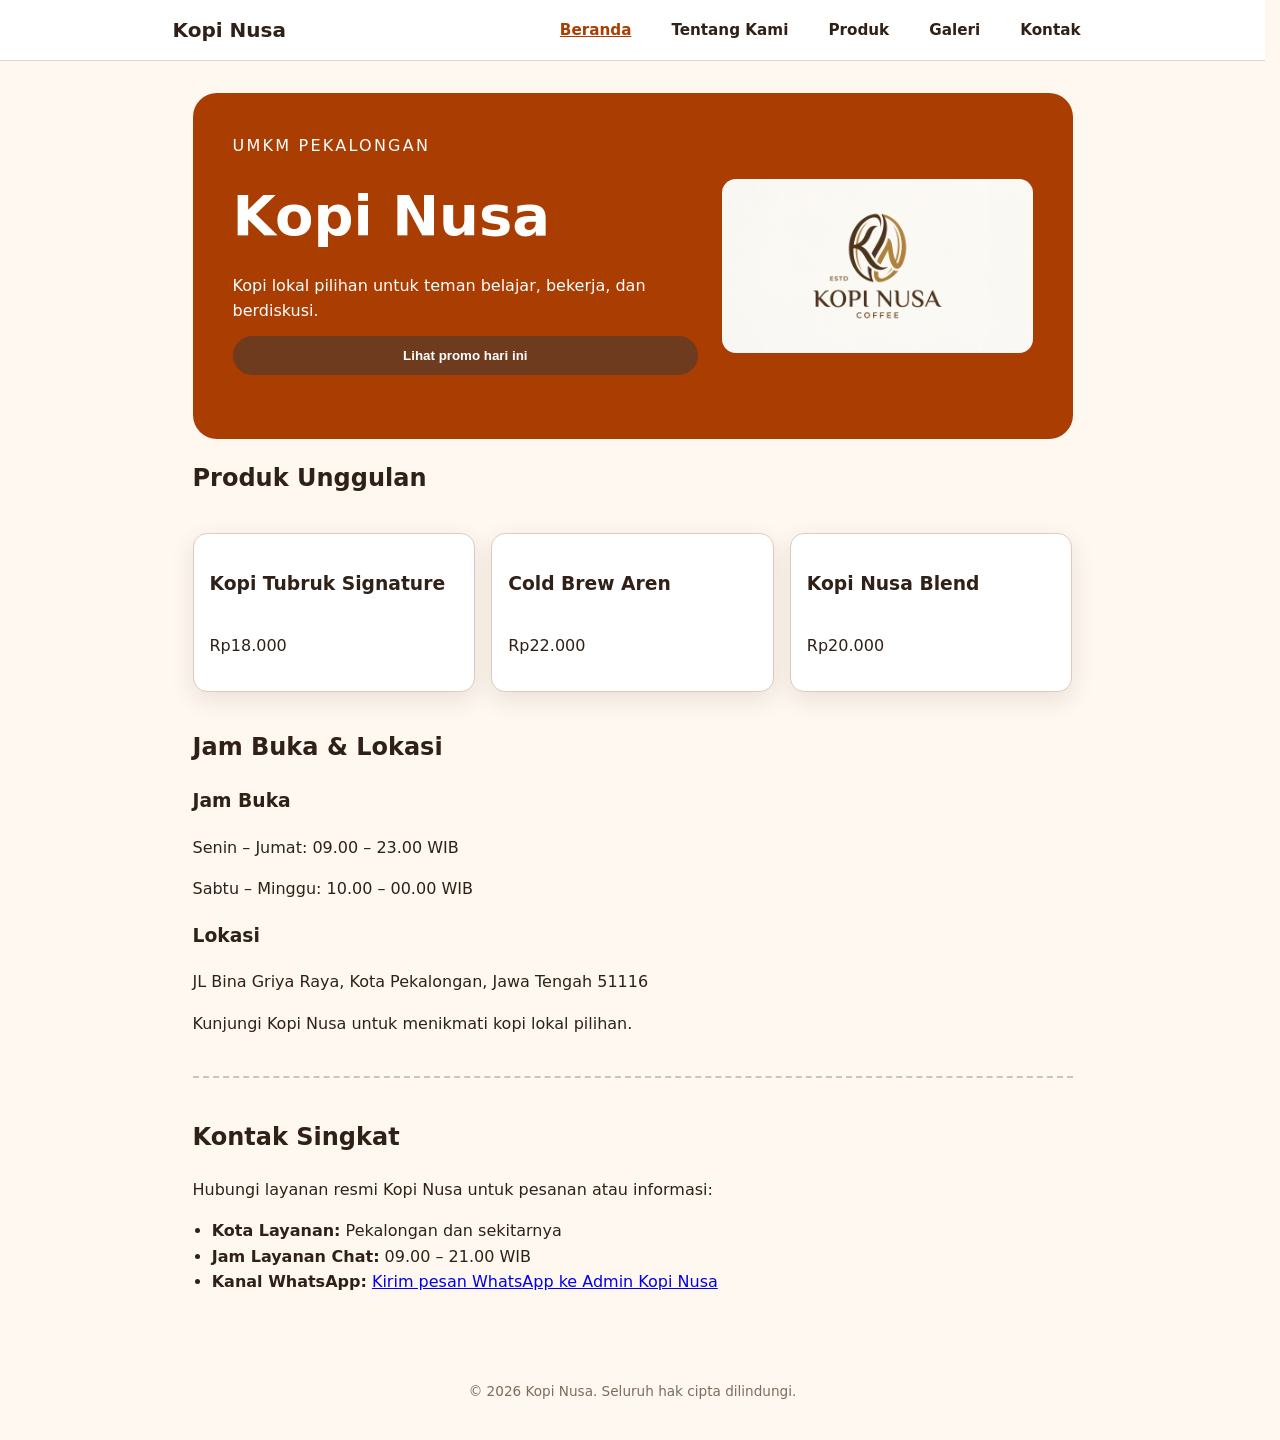
<file: index.html>
<!DOCTYPE html>     
<html lang="id">
    <head>
        <meta charset="utf-8"/>
        <meta name="viewport" content="width=device-width, initial-scale=1"/>
        <title>Kopi Nusa - Beranda</title>
        <link rel="stylesheet" href="css/style.css"/>
        <script src="js/app.js" defer></script>
    </head>

    <body>
        <header class="site-header">
            <div class="nav-container">
                <span class="logo">Kopi Nusa</span>
                
                <input type="checkbox" id="nav-toggle" class="nav-toggle" aria-label="Buka navigasi menu" />
                <label for="nav-toggle" class="nav-toggle-label" aria-label="Buka menu navigasi">
                    <span class="hamburger-icon" aria-hidden="true">☰</span>
                    <span>Menu</span>
                </label>

                <nav aria-label="Navigasi Utama" class="nav-menu">
                    <ul class="nav-links">
                        <li><a href="index.html" class="nav-link active" aria-current="page">Beranda</a></li>
                        <li><a href="tentang.html" class="nav-link">Tentang Kami</a></li>
                        <li><a href="produk.html" class="nav-link">Produk</a></li>
                        <li><a href="galeri.html" class="nav-link">Galeri</a></li>
                        <li><a href="kontak.html" class="nav-link">Kontak</a></li>
                    </ul>
                </nav>
            </div>
        </header>

        <main class="page">
            <section class="hero" aria-labelledby="hero-title">
                <div class="hero-content">
                    <p class="eyebrow">UMKM Pekalongan</p>
                    <h1 id="hero-title">Kopi Nusa</h1>
                    <p>Kopi lokal pilihan untuk teman belajar, bekerja, dan berdiskusi.</p>
                    
                    <button id="promoButton" type="button">Lihat promo hari ini</button>
                    
                    <p id="promoMessage" class="promo-message" style="margin-top: 0.75rem; font-weight: 600;"></p>
                </div>
                <div class="hero-image">
                    <img class="hero-image" src="assets/images/herokopi.jpg" width="640" height="360" alt="Etalase Kopi Nusa" />
                </div>
            </section>

            <section aria-labelledby="produk-title">
                <h2 id="produk-title">Produk Unggulan</h2>
                <div class="products-grid">
                    <article class="product-card">
                        <h3>Kopi Tubruk Signature</h3>
                        <p>Rp18.000</p>
                    </article>

                    <article class="product-card">
                        <h3>Cold Brew Aren</h3>
                        <p>Rp22.000</p>
                    </article>

                    <article class="product-card">
                        <h3>Kopi Nusa Blend</h3>
                        <p>Rp20.000</p>
                    </article>
                </div>
            </section>

            <section aria-labelledby="info-title">
                <h2 id="info-title">Jam Buka &amp; Lokasi</h2>

                <h3>Jam Buka</h3>
                <p>Senin – Jumat: 09.00 – 23.00 WIB</p>
                <p>Sabtu – Minggu: 10.00 – 00.00 WIB</p>

                <h3>Lokasi</h3>
                <p>JL Bina Griya Raya, Kota Pekalongan, Jawa Tengah 51116</p>
                <p>Kunjungi Kopi Nusa untuk menikmati kopi lokal pilihan.</p>
            </section>

            <section id="kontak" class="contact-section" aria-labelledby="kontak-title">
                <h2 id="kontak-title">Kontak Singkat</h2>
                <p>Hubungi layanan resmi Kopi Nusa untuk pesanan atau informasi:</p>
                <ul class="contact-list">
                    <li><strong>Kota Layanan:</strong> Pekalongan dan sekitarnya</li>
                    <li><strong>Jam Layanan Chat:</strong> 09.00 – 21.00 WIB</li>
                    <li>
                        <strong>Kanal WhatsApp:</strong> 
                        <a href="https://wa.me/6281809446101" target="_blank" rel="noopener">Kirim pesan WhatsApp ke Admin Kopi Nusa</a>
                    </li>
                </ul>
            </section>
        </main>

        <footer class="site-footer">
            <p>&copy; 2026 Kopi Nusa. Seluruh hak cipta dilindungi.</p>
        </footer>

        <script src="js/script.js"></script>
    </body>
</html>
</file>
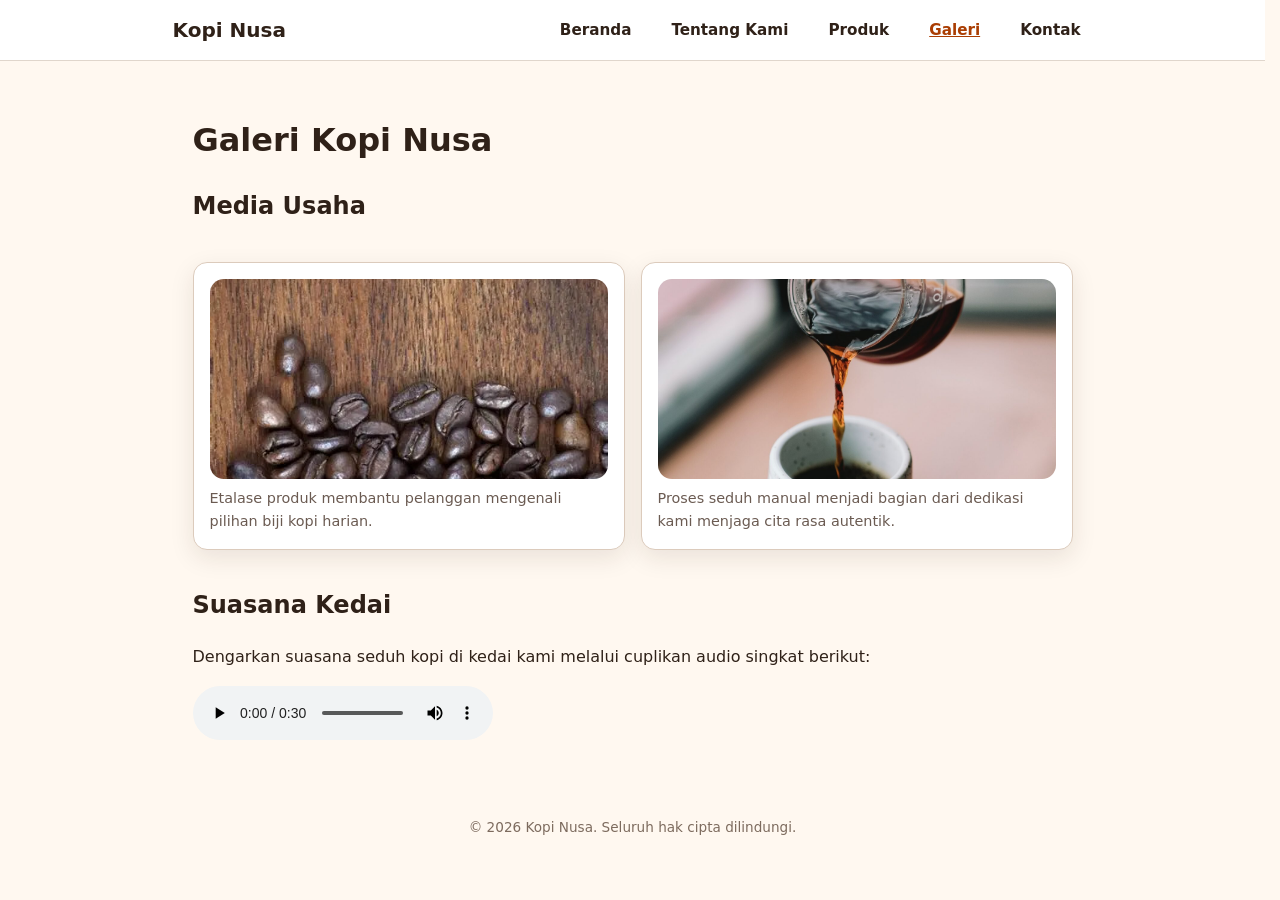
<file: galeri.html>
<!doctype html>
<html lang="id">
<head>
    <meta charset="utf-8"/>
    <meta name="viewport" content="width=device-width, initial-scale=1"/>
    <title>Galeri Kopi Nusa - Website UMKM</title>
    <link rel="stylesheet" href="css/style.css"/>
    <script src="js/app.js" defer></script>
</head>

<body>
    <header class="site-header">
        <div class="nav-container">
            <span class="logo">Kopi Nusa</span>
            
            <input type="checkbox" id="nav-toggle" class="nav-toggle" aria-label="Buka navigasi menu" />
            <label for="nav-toggle" class="nav-toggle-label" aria-label="Buka menu navigasi">
                <span class="hamburger-icon" aria-hidden="true">☰</span>
                <span>Menu</span>
            </label>

            <nav aria-label="Navigasi Utama" class="nav-menu">
                <ul class="nav-links">
                    <li><a href="index.html" class="nav-link">Beranda</a></li>
                    <li><a href="tentang.html" class="nav-link">Tentang Kami</a></li>
                    <li><a href="produk.html" class="nav-link">Produk</a></li>
                    <li><a href="galeri.html" class="nav-link active" aria-current="page">Galeri</a></li>
                    <li><a href="kontak.html" class="nav-link">Kontak</a></li>
                </ul>
            </nav>
        </div>
    </header>

    <main id="konten" class="page">
        <h1>Galeri Kopi Nusa</h1>

        <section aria-labelledby="media-title">
            <h2 id="media-title">Media Usaha</h2>
            <div class="gallery-grid">
                <figure class="media-card">
                    <img src="assets/images/bijikopi.jpg" width="640" height="360" loading="lazy" alt="Proses menyeduh Kopi Nusa" />
                    <figcaption>Etalase produk membantu pelanggan mengenali pilihan biji kopi harian.</figcaption>
                </figure>
                <figure class="media-card">
                    <img src="assets/images/prosesseduh.jpg" width="640" height="360" loading="lazy" alt="Proses menyeduh Kopi Nusa" />
                    <figcaption>Proses seduh manual menjadi bagian dari dedikasi kami menjaga cita rasa autentik.</figcaption>
                </figure>
            </div>
        </section>

        <section aria-labelledby="audio-title">
            <h2 id="audio-title">Suasana Kedai</h2>
            <p id="audio-note">Dengarkan suasana seduh kopi di kedai kami melalui cuplikan audio singkat berikut:</p>
            <audio controls aria-describedby="audio-note" src="assets/audio/backsound.mp3">
                Browser Anda tidak mendukung pemutar audio.
            </audio>
        </section>
    </main>

    <footer class="site-footer">
        <p>&copy; 2026 Kopi Nusa. Seluruh hak cipta dilindungi.</p>
    </footer>
</body>
</html>
</file>
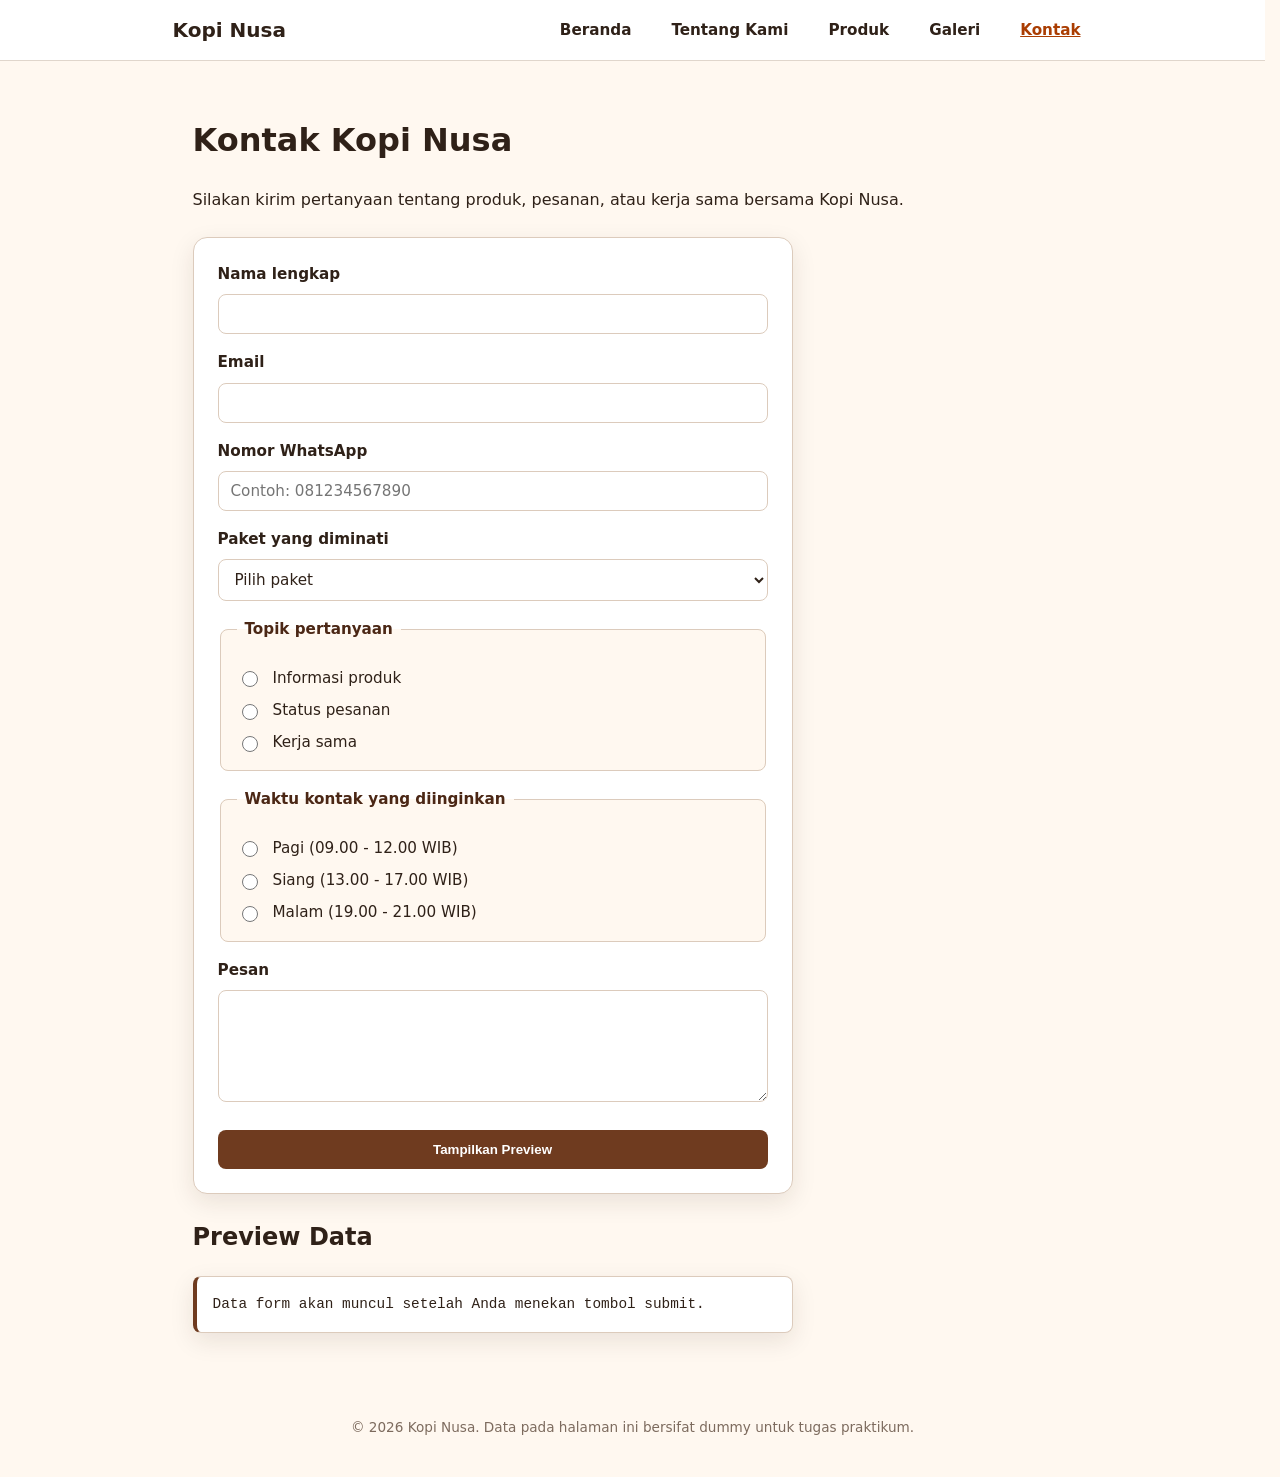
<file: kontak.html>
<!doctype html>
<html lang="id">
<head>
    <meta charset="utf-8" />
    <meta name="viewport" content="width=device-width, initial-scale=1" />
    <title>Kontak Kopi Nusa - Website UMKM</title>
    <link rel="stylesheet" href="css/style.css" />
    <script src="js/app.js" defer></script>
    <script src="js/form.js" defer></script>
</head>
<body>
    <header class="site-header">
        <div class="nav-container">
            <span class="logo">Kopi Nusa</span>
            
            <input type="checkbox" id="nav-toggle" class="nav-toggle" aria-label="Buka navigasi menu" />
            <label for="nav-toggle" class="nav-toggle-label" aria-label="Buka menu navigasi">
                <span class="hamburger-icon" aria-hidden="true">☰</span>
                <span>Menu</span>
            </label>

            <nav aria-label="Navigasi Utama" class="nav-menu">
                <ul class="nav-links">
                    <li><a href="index.html" class="nav-link">Beranda</a></li>
                    <li><a href="tentang.html" class="nav-link">Tentang Kami</a></li>
                    <li><a href="produk.html" class="nav-link">Produk</a></li>
                    <li><a href="galeri.html" class="nav-link">Galeri</a></li>
                    <li><a href="kontak.html" class="nav-link active" aria-current="page">Kontak</a></li>
                </ul>
            </nav>
        </div>
    </header>

    <main id="konten" class="page">
        <h1>Kontak Kopi Nusa</h1>
        <p>Silakan kirim pertanyaan tentang produk, pesanan, atau kerja sama bersama Kopi Nusa.</p>

        <form id="form-kontak" action="#" method="post">
            <div class="field">
                <label for="nama">Nama lengkap</label>
                <input id="nama" name="nama" type="text" autocomplete="name" required minlength="3" />
            </div>

            <div class="field">
                <label for="email">Email</label>
                <input id="email" name="email" type="email" autocomplete="email" required />
            </div>

            <div class="field">
                <label for="telepon">Nomor WhatsApp</label>
                <input id="telepon" name="telepon" type="tel" autocomplete="tel" placeholder="Contoh: 081234567890" required />
            </div>

            <div class="field">
                <label for="paket">Paket yang diminati</label>
                <select id="paket" name="paket" required>
                    <option value="">Pilih paket</option>
                    <option value="rumahan">Paket rumahan</option>
                    <option value="kantor">Paket kantor</option>
                    <option value="reseller">Paket reseller</option>
                </select>
            </div>

            <fieldset>
                <legend>Topik pertanyaan</legend>
                <label><input type="radio" name="topik" value="produk" required /> Informasi produk</label>
                <label><input type="radio" name="topik" value="pesanan" /> Status pesanan</label>
                <label><input type="radio" name="topik" value="kerja-sama" /> Kerja sama</label>
            </fieldset>

            <fieldset>
                <legend>Waktu kontak yang diinginkan</legend>
                <label><input type="radio" name="waktu_kontak" value="pagi" required /> Pagi (09.00 - 12.00 WIB)</label>
                <label><input type="radio" name="waktu_kontak" value="siang" /> Siang (13.00 - 17.00 WIB)</label>
                <label><input type="radio" name="waktu_kontak" value="malam" /> Malam (19.00 - 21.00 WIB)</label>
            </fieldset>

            <div class="field">
                <label for="pesan">Pesan</label>
                <textarea id="pesan" name="pesan" rows="5" required minlength="10"></textarea>
            </div>

            <button type="submit">Tampilkan Preview</button>
        </form>

        <section aria-labelledby="preview-title">
            <h2 id="preview-title">Preview Data</h2>
            <pre id="preview-form" aria-live="polite">Data form akan muncul setelah Anda menekan tombol submit.</pre>
        </section>
    </main>

    <footer class="site-footer">
        <p>&copy; 2026 Kopi Nusa. Data pada halaman ini bersifat dummy untuk tugas praktikum.</p>
    </footer>
</body>
</html>
</file>
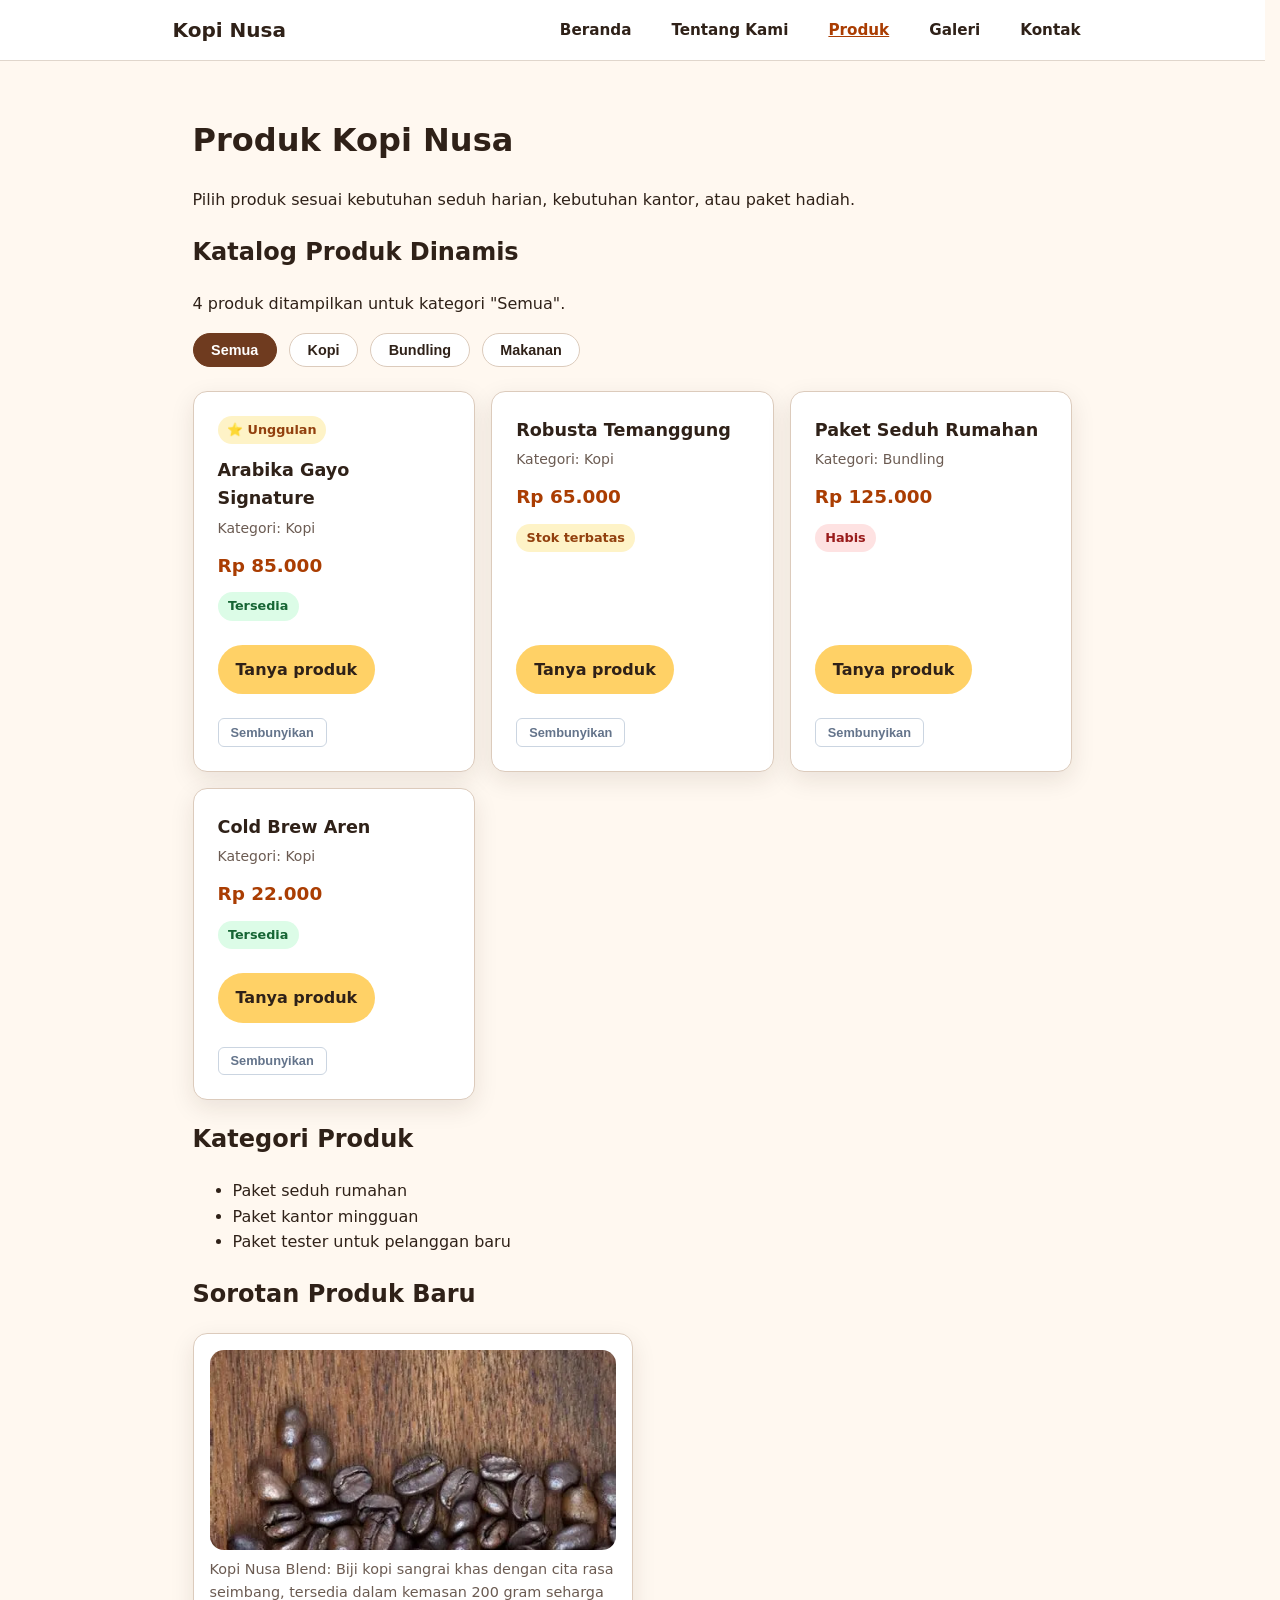
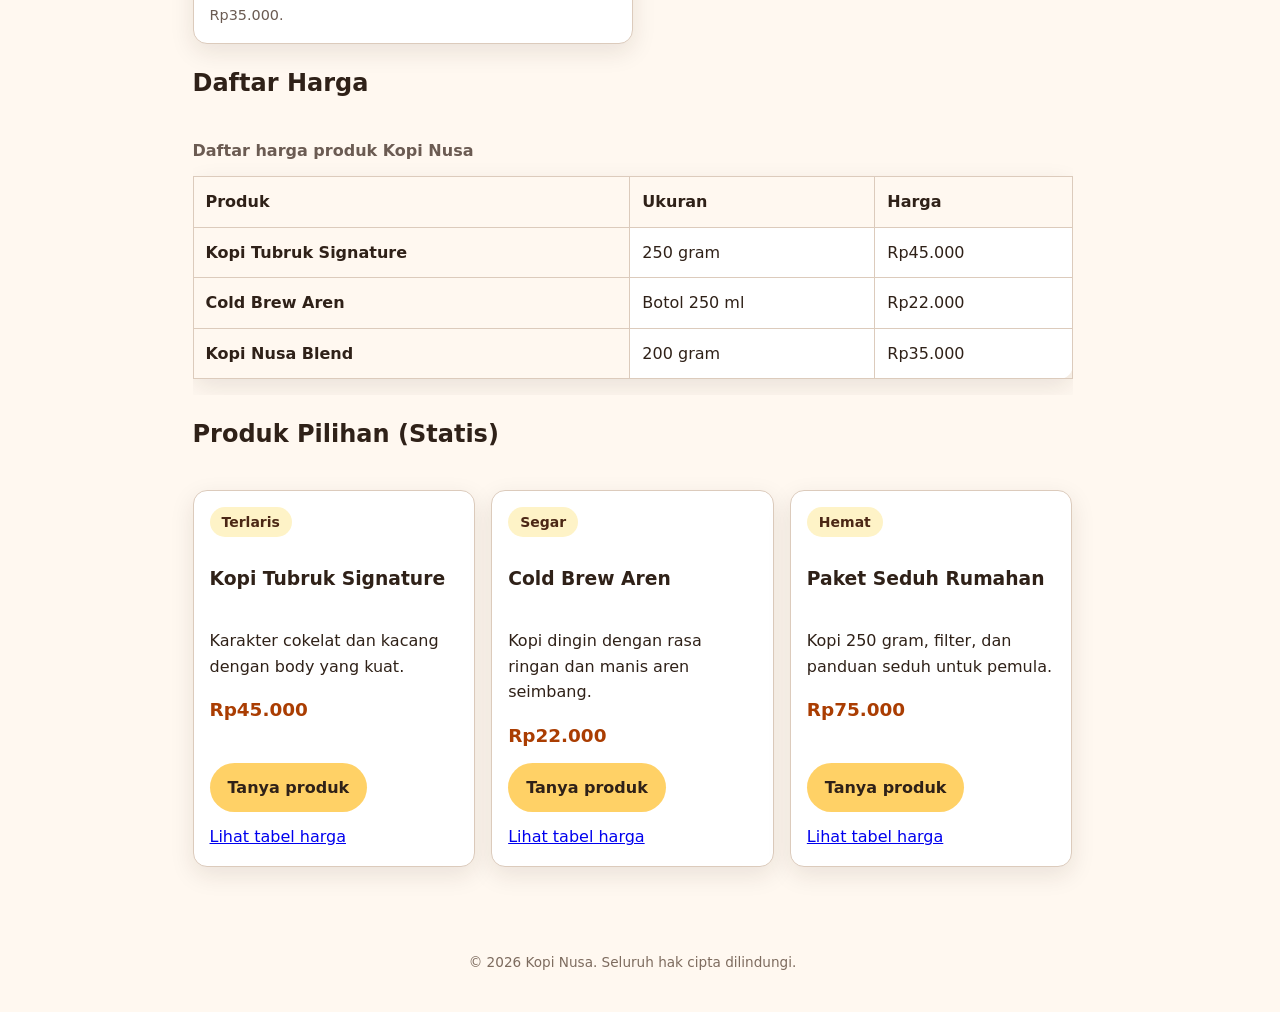
<file: produk.html>
<!doctype html>
<html lang="id">
<head>
    <meta charset="utf-8"/>
    <meta name="viewport" content="width=device-width, initial-scale=1"/>
    <title>Produk Kopi Nusa - Website UMKM</title>
    <link rel="stylesheet" href="css/style.css"/>
    <script src="js/app.js" defer></script>
</head>

<body>
    <header class="site-header">
        <div class="nav-container">
            <span class="logo">Kopi Nusa</span>
            
            <input type="checkbox" id="nav-toggle" class="nav-toggle" aria-label="Buka navigasi menu" />
            <label for="nav-toggle" class="nav-toggle-label" aria-label="Buka menu navigasi">
                <span class="hamburger-icon" aria-hidden="true">☰</span>
                <span>Menu</span>
            </label>

            <nav aria-label="Navigasi Utama" class="nav-menu">
                <ul class="nav-links">
                    <li><a href="index.html" class="nav-link">Beranda</a></li>
                    <li><a href="tentang.html" class="nav-link">Tentang Kami</a></li>
                    <li><a href="produk.html" class="nav-link active" aria-current="page">Produk</a></li>
                    <li><a href="galeri.html" class="nav-link">Galeri</a></li>
                    <li><a href="kontak.html" class="nav-link">Kontak</a></li>
                </ul>
            </nav>
        </div>
    </header>

    <main id="konten" class="page">
        <h1>Produk Kopi Nusa</h1>
        <p>Pilih produk sesuai kebutuhan seduh harian, kebutuhan kantor, atau paket hadiah.</p>

        <section class="product-section" aria-labelledby="produk-title">
            <div class="section-heading">
                <h2 id="produk-title">Katalog Produk Dinamis</h2>
                <p id="produk-status" class="produk-status">Produk belum dimuat.</p>
            </div>

            <div class="filter-bar" aria-label="Filter kategori produk">
                <button type="button" class="filter-button is-active" data-filter="Semua">Semua</button>
                <button type="button" class="filter-button" data-filter="Kopi">Kopi</button>
                <button type="button" class="filter-button" data-filter="Bundling">Bundling</button>
                <button type="button" class="filter-button" data-filter="Makanan">Makanan</button>
            </div>

            <div id="produk-grid" class="product-grid" aria-live="polite"></div>
        </section>

        <section aria-labelledby="kategori-title">
            <h2 id="kategori-title">Kategori Produk</h2>
            <ul>
                <li>Paket seduh rumahan</li>
                <li>Paket kantor mingguan</li>
                <li>Paket tester untuk pelanggan baru</li>
            </ul>
        </section>

        <section aria-labelledby="produk-baru-title">
            <h2 id="produk-baru-title">Sorotan Produk Baru</h2>
            <figure class="media-card">
                <img 
                    src="assets/images/bijikopi.jpg" 
                    width="640"
                    height="360"
                    loading="lazy"
                    alt="Biji kopi sangrai kemasan Kopi Nusa Blend siap seduh" 
                />
                <figcaption>Kopi Nusa Blend: Biji kopi sangrai khas dengan cita rasa seimbang, tersedia dalam kemasan 200 gram seharga Rp35.000.</figcaption>
            </figure>
        </section>

        <section aria-labelledby="harga-title">
            <h2 id="harga-title">Daftar Harga</h2>
            <div class="table-scroll" role="region" aria-labelledby="daftar-harga-caption" tabindex="0">
                <table>
                    <caption id="daftar-harga-caption">Daftar harga produk Kopi Nusa</caption>
                    <thead>
                        <tr>
                            <th scope="col">Produk</th>
                            <th scope="col">Ukuran</th>
                            <th scope="col">Harga</th>
                        </tr>
                    </thead>
                    <tbody>
                        <tr>
                            <th scope="row">Kopi Tubruk Signature</th>
                            <td>250 gram</td>
                            <td>Rp45.000</td>
                        </tr>
                        <tr>
                            <th scope="row">Cold Brew Aren</th>
                            <td>Botol 250 ml</td>
                            <td>Rp22.000</td>
                        </tr>
                        <tr>
                            <th scope="row">Kopi Nusa Blend</th>
                            <td>200 gram</td>
                            <td>Rp35.000</td>
                        </tr>
                    </tbody>
                </table>
            </div> 
        </section>

        <section aria-labelledby="produk-pilihan-title">
            <h2 id="produk-pilihan-title">Produk Pilihan (Statis)</h2>
            <div class="product-grid">
                <article class="product-card">
                    <span class="product-badge">Terlaris</span>
                    <h3>Kopi Tubruk Signature</h3>
                    <p>Karakter cokelat dan kacang dengan body yang kuat.</p>
                    <p class="price">Rp45.000</p>
                    <div class="card-actions">
                        <a class="button" href="kontak.html">Tanya produk</a>
                        <a href="#harga-title">Lihat tabel harga</a>
                    </div>
                </article>

                <article class="product-card">
                    <span class="product-badge">Segar</span>
                    <h3>Cold Brew Aren</h3>
                    <p>Kopi dingin dengan rasa ringan dan manis aren seimbang.</p>
                    <p class="price">Rp22.000</p>
                    <div class="card-actions">
                        <a class="button" href="kontak.html">Tanya produk</a>
                        <a href="#harga-title">Lihat tabel harga</a>
                    </div>
                </article>

                <article class="product-card">
                    <span class="product-badge">Hemat</span>
                    <h3>Paket Seduh Rumahan</h3>
                    <p>Kopi 250 gram, filter, dan panduan seduh untuk pemula.</p>
                    <p class="price">Rp75.000</p>
                    <div class="card-actions">
                        <a class="button" href="kontak.html">Tanya produk</a>
                        <a href="#harga-title">Lihat tabel harga</a>
                    </div>
                </article>
            </div>
        </section>
    </main>

    <footer class="site-footer">
        <p>&copy; 2026 Kopi Nusa. Seluruh hak cipta dilindungi.</p>
    </footer>
</body>
</html>
</file>
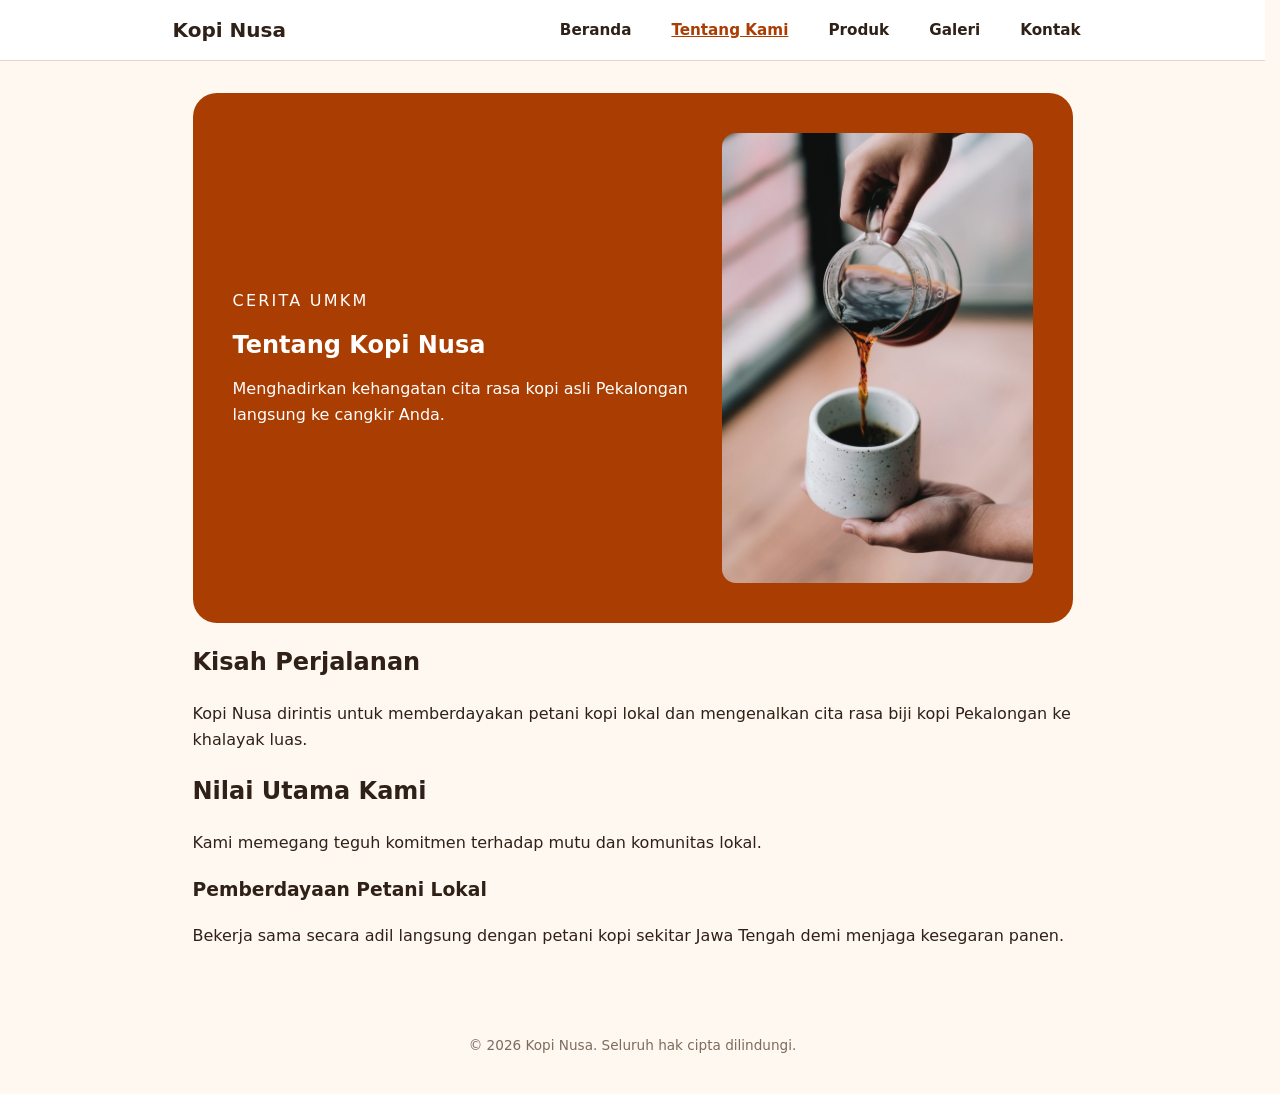
<file: tentang.html>
<!DOCTYPE html>
<html lang="id">
    <head>
        <meta charset="utf-8"/>
        <meta name="viewport" content="width=device-width, initial-scale=1"/>
        <title>Tentang Kami - Kopi Nusa</title>
        <link rel="stylesheet" href="css/style.css"/>
        <script src="js/app.js" defer></script>
    </head>

    <body>
        <header class="site-header">
            <div class="nav-container">
                <span class="logo">Kopi Nusa</span>
                
                <input type="checkbox" id="nav-toggle" class="nav-toggle" aria-label="Buka navigasi menu" />
                <label for="nav-toggle" class="nav-toggle-label" aria-label="Buka menu navigasi">
                    <span class="hamburger-icon" aria-hidden="true">☰</span>
                    <span>Menu</span>
                </label>

                <nav aria-label="Navigasi Utama" class="nav-menu">
                    <ul class="nav-links">
                        <li><a href="index.html" class="nav-link">Beranda</a></li>
                        <li><a href="tentang.html" class="nav-link active" aria-current="page">Tentang Kami</a></li>
                        <li><a href="produk.html" class="nav-link">Produk</a></li>
                        <li><a href="galeri.html" class="nav-link">Galeri</a></li>
                        <li><a href="kontak.html" class="nav-link">Kontak</a></li>
                    </ul>
                </nav>
            </div>
        </header>
        
        <main class="page">
            <section class="hero">
                <div class="hero-content">
                    <p class="eyebrow">Cerita UMKM</p>
                    <h1>Tentang Kopi Nusa</h1>
                    <p>Menghadirkan kehangatan cita rasa kopi asli Pekalongan langsung ke cangkir Anda.</p>
                </div>
                <div class="hero-image">
                    <img 
                        src="assets/images/prosesseduh.jpg" 
                        width="640" 
                        height="360" 
                        loading="lazy" 
                        alt="Proses menyeduh Kopi Nusa" 
                    />
                </div>
            </section>

            <section aria-labelledby="kisah-title">
                <h2 id="kisah-title">Kisah Perjalanan</h2>
                <p>Kopi Nusa dirintis untuk memberdayakan petani kopi lokal dan mengenalkan cita rasa biji kopi Pekalongan ke khalayak luas.</p>
            </section>

            <section aria-labelledby="nilai-title">
                <h2 id="nilai-title">Nilai Utama Kami</h2>
                <p>Kami memegang teguh komitmen terhadap mutu dan komunitas lokal.</p>

                <h3>Pemberdayaan Petani Lokal</h3>
                <p>Bekerja sama secara adil langsung dengan petani kopi sekitar Jawa Tengah demi menjaga kesegaran panen.</p>
            </section>
        </main>

        <footer class="site-footer">
            <p>&copy; 2026 Kopi Nusa. Seluruh hak cipta dilindungi.</p>
        </footer>
    </body>
</html>
</file>
<file: css/style.css>
:root {
  --color-primary: #6f3b1f;
  --color-primary-strong: #4b2715;
  --color-text: #2f2118;
  --color-muted: #6b5b52;
  --color-surface: #ffffff;
  --color-surface-soft: #fff8f0;
  --color-border: #dccbbc;
  --color-focus: #aa3d02;

  --space-1: 0.5rem;
  --space-2: 0.75rem;
  --space-3: 1rem;
  --space-4: 1.5rem;
  --space-5: 2rem;

  --radius-sm: 0.5rem;
  --radius-md: 0.875rem;

  --shadow-card: 0 0.5rem 1.5rem rgb(47 33 24 / 0.1);
}

*,
*::before,
*::after {
  box-sizing: border-box;
}

html {
  color-scheme: light;
  overflow-y: scroll; 
  scrollbar-gutter: stable;
}

body {
  margin: 0;
  color: var(--color-text);
  background: var(--color-surface-soft);
  font-family: system-ui, -apple-system, BlinkMacSystemFont, "Segoe UI", sans-serif;
  font-size: 1rem;
  line-height: 1.6;
}

.site-header {
  background-color: #ffffff;
  border-bottom: 1px solid #e0d6cc;
  padding: 12px 20px;
  position: relative;
  z-index: 1000;
}

.nav-container {
  max-width: 920px;
  margin: 0 auto;
  display: flex;
  align-items: center;
  justify-content: space-between;
  position: relative;
}

.logo {
  font-weight: 700;
  font-size: 1.25rem;
  color: #2f2118;
}

.nav-toggle {
  position: absolute;
  opacity: 0;
  pointer-events: none;
}

.nav-toggle-label {
  display: inline-flex;
  align-items: center;
  gap: 8px;
  padding: 6px 16px;
  background-color: #fff8f0;
  border: 1.5px solid #2f2118;
  border-radius: 12px;
  font-weight: 600;
  font-size: 0.95rem;
  color: #2f2118;
  cursor: pointer;
  user-select: none;
  transition: background-color 0.2s ease, border-color 0.2s ease;
}

.nav-toggle-label:hover {
  background-color: #fef3c7;
}

.hamburger-icon {
  font-size: 1.1rem;
  line-height: 1;
}

.nav-menu {
  display: none;
  position: absolute;
  top: calc(100% + 10px);
  right: 0;
  width: 210px;
  background-color: #ffffff;
  border: 1px solid #e0d6cc;
  border-radius: 16px;
  padding: 10px;
  box-shadow: 0 10px 25px rgba(0, 0, 0, 0.12);
  z-index: 100;
}

.nav-toggle:checked ~ .nav-menu {
  display: block;
}

.nav-links {
  list-style: none;
  margin: 0;
  padding: 0;
  display: flex;
  flex-direction: column;
  gap: 4px;
}

.nav-link {
  display: block;
  padding: 10px 14px;
  text-decoration: none;
  color: #2f2118;
  font-weight: 600;
  font-size: 0.95rem;
  border-radius: 10px;
  transition: background-color 0.2s ease;
}

.nav-link:hover {
  background-color: #fff8f0;
}

.nav-link.active {
  background-color: #fef08a;
  color: #2f2118;
  font-weight: 700;
}

a:focus-visible,
button:focus-visible,
.nav-toggle-label:focus-within,
.table-scroll:focus-visible {
  outline: 3px solid #aa3d02;
  outline-offset: 3px;
  border-radius: 4px;
}

/* PAGE & HERO */
.page {
  max-width: 920px;
  margin: 0 auto;
  padding: 32px 20px;
}

.hero {
  display: grid;
  grid-template-columns: 1fr;
  gap: var(--space-4);
  padding: clamp(1.5rem, 4vw, 2.5rem);
  color: white;
  background: #aa3d02;
  border-radius: 24px;
}

.hero-content {
  display: flex;
  flex-direction: column;
  gap: 12px;
}

.hero-content h1,
.hero-content p {
  margin: 0;
}

#hero-title {
  font-size: clamp(2rem, 1.25rem + 3vw, 3.5rem);
}

.eyebrow {
  margin: 0;
  letter-spacing: 0.14em;
  text-transform: uppercase;
}

.hero-image img {
  width: 100%;
  border-radius: var(--radius-md);
  object-fit: cover;
}

.product-grid,
.products-grid,
.gallery-grid {
  display: grid;
  grid-template-columns: 1fr;
  gap: var(--space-3);
  margin-top: 16px;
}

.product-card,
.media-card,
table {
  max-width: 100%;
  margin-block: var(--space-3);
  padding: var(--space-3);
  background: var(--color-surface);
  border: 1px solid var(--color-border);
  border-radius: var(--radius-md);
  box-shadow: var(--shadow-card);
}

.media-card img {
  width: 100%;                          
  height: auto;                         
  border-radius: var(--radius-md, 8px); 
  object-fit: cover;
}

.product-card {
  display: flex;
  flex-direction: column;
}

.product-badge {
  align-self: flex-start;
  padding: 0.25rem var(--space-2);
  color: var(--color-primary-strong);
  font-size: 0.875rem;
  font-weight: 800;
  background: #fef3c7;
  border-radius: 999px;
  margin-bottom: var(--space-1);
}

.card-actions {
  display: flex;
  gap: var(--space-2);
  align-items: center;
  flex-wrap: wrap;
  margin-top: auto;
}

.table-scroll {
  max-width: 100%;
  overflow-x: auto;
}

.table-scroll table {
  min-width: 32rem;
}

table {
  width: 100%;
  border-collapse: collapse;
}

caption {
  margin-bottom: var(--space-2);
  font-weight: 700;
  text-align: left;
  color: var(--color-muted);
}

th,
td {
  padding: var(--space-2);
  text-align: left;
  border: 1px solid var(--color-border);
}

th {
  background-color: var(--color-surface-soft);
}

.button,
button {
  padding: 12px 18px;
  font-weight: 700;
  text-decoration: none;
  cursor: pointer;
  color: #2f2118;
  background: #ffd166;
  border: 0;
  border-radius: 999px;
  transition: background 0.2s ease;
}

.hero button {
  color: var(--color-surface);
  background: var(--color-primary);
}

.button:hover,
button:hover {
  background: #fef8c7;
}

img {
  max-width: 100%;
  height: auto;
  display: block;
}

figure {
  margin: 0 0 24px;
}

figcaption {
  margin-top: 8px;
  color: var(--color-muted);
  font-size: 0.9rem;
}

form {
  max-width: 600px;
  margin-block: var(--space-4);
  padding: var(--space-4);
  background: var(--color-surface);
  border: 1px solid var(--color-border);
  border-radius: var(--radius-md);
  box-shadow: var(--shadow-card);
}

.field {
  display: flex;
  flex-direction: column;
  gap: var(--space-1);
  margin-bottom: var(--space-3);
}

.field label {
  font-weight: 600;
  color: var(--color-text);
  font-size: 0.95rem;
}

.field input[type="text"],
.field input[type="email"],
.field input[type="tel"],
.field select,
.field textarea {
  width: 100%;
  padding: 10px 12px;
  font-family: inherit;
  font-size: 0.95rem;
  color: var(--color-text);
  background-color: var(--color-surface);
  border: 1px solid var(--color-border);
  border-radius: var(--radius-sm);
  transition: border-color 0.2s ease, box-shadow 0.2s ease;
}

.field input:focus,
.field select:focus,
.field textarea:focus {
  outline: none;
  border-color: var(--color-focus);
  box-shadow: 0 0 0 3px rgba(170, 61, 2, 0.2);
}

fieldset {
  border: 1px solid var(--color-border);
  border-radius: var(--radius-sm);
  padding: var(--space-3);
  margin-bottom: var(--space-3);
  background-color: var(--color-surface-soft);
}

legend {
  font-weight: 700;
  color: var(--color-primary-strong);
  padding: 0 var(--space-1);
  font-size: 0.95rem;
}

fieldset label {
  display: flex;
  align-items: center;
  gap: var(--space-2);
  margin-top: var(--space-1);
  font-size: 0.95rem;
  cursor: pointer;
}

fieldset input[type="radio"] {
  accent-color: var(--color-focus);
  width: 1rem;
  height: 1rem;
  cursor: pointer;
}

form button[type="submit"] {
  width: 100%;
  padding: 12px;
  background-color: var(--color-primary);
  color: #ffffff;
  font-weight: 700;
  border: none;
  border-radius: var(--radius-sm);
  cursor: pointer;
  transition: background-color 0.2s ease;
  margin-top: var(--space-2);
}

form button[type="submit"]:hover {
  background-color: var(--color-primary-strong);
}

section[aria-labelledby="preview-title"] {
  max-width: 600px;
  margin-top: var(--space-4);
}

#preview-form {
  background-color: var(--color-surface);
  border: 1px solid var(--color-border);
  border-left: 4px solid var(--color-primary);
  border-radius: var(--radius-sm);
  padding: var(--space-3);
  font-family: ui-monospace, SFMono-Regular, Menlo, Monaco, Consolas, monospace;
  font-size: 0.9rem;
  color: var(--color-text);
  white-space: pre-wrap;
  word-break: break-word;
  box-shadow: var(--shadow-card);
}

.contact-section {
  margin-top: 40px;
  padding-top: 20px;
  border-top: 2px dashed #d1c3b7;
}

.contact-list {
  padding-left: 1.2rem;
  line-height: 1.6;
}

.site-footer {
  text-align: center;
  padding: 24px 20px;
  font-size: 0.85rem;
  color: #7d6b5e;
}

.js-product-grid {
  display: grid;
  grid-template-columns: repeat(auto-fit, minmax(14rem, 1fr));
  gap: var(--space-3);
  margin-top: var(--space-3);
}

.js-product-card {
  display: flex;
  flex-direction: column;
  padding: var(--space-4);
  background: var(--color-surface);
  border: 1px solid var(--color-border);
  border-radius: var(--radius-md);
  box-shadow: var(--shadow-card);
  position: relative;
}

.badge-featured {
  align-self: flex-start;
  padding: 0.25rem 0.6rem;
  font-size: 0.8rem;
  font-weight: 700;
  color: #92400e;
  background-color: #fef3c7;
  border-radius: 999px;
  margin-bottom: var(--space-2);
}

.js-product-card h3 {
  margin: 0 0 0.25rem 0;
  font-size: 1.1rem;
}

.category-text {
  margin: 0 0 var(--space-2) 0;
  font-size: 0.875rem;
  color: var(--color-muted);
}

.price {
  font-weight: 700;
  font-size: 1.15rem;
  color: var(--color-focus);
  margin: 0 0 var(--space-2) 0;
}

.stock-badge {
  display: inline-flex;
  align-self: flex-start;
  padding: 0.25rem 0.65rem;
  border-radius: 999px;
  font-size: 0.8rem;
  font-weight: 700;
  background: #dcfce7;
  color: #166534;
  margin-bottom: var(--space-2);
}

.stock-badge.success {
  background: #dcfce7;
  color: #166534;
}

.stock-badge.warning {
  background: #fef3c7;
  color: #92400e;
}

.stock-badge.empty {
  background: #fee2e2;
  color: #991b1b;
}

.action-note {
  margin-top: auto;
  font-size: 0.85rem;
  font-weight: 600;
  color: var(--color-muted);
}

#produk-ringkasan {
  margin: 0;
  font-size: 0.95rem;
  color: var(--color-muted);
}

#produk-unggulan {
  margin: 0.25rem 0 0 0;
  font-weight: 700;
  color: var(--color-primary, #6f3b1f);
}

@media (min-width: 42rem) {
  .nav-toggle-label {
    display: none;
  }

  .nav-menu {
    display: block !important;
    position: static;
    width: auto;
    background-color: transparent;
    border: none;
    border-radius: 0;
    padding: 0;
    box-shadow: none;
  }

  .nav-links {
    flex-direction: row;
    gap: 16px;
  }

  .nav-link {
    padding: 6px 12px;
    border-radius: 6px;
  }

  .nav-link.active {
    background-color: transparent;
    color: #aa3d02;
    text-decoration: underline;
  }

  .gallery-grid {
    grid-template-columns: repeat(2, minmax(0, 1fr));
  }
}

@media (min-width: 48rem) {
  .hero {
    grid-template-columns: 1.2fr 0.8fr;
    align-items: center;
  }

  .product-grid,
  .products-grid {
    grid-template-columns: repeat(2, minmax(0, 1fr));
  }
}

@media (min-width: 60rem) {
  .product-grid,
  .products-grid {
    grid-template-columns: repeat(3, minmax(0, 1fr));
  }
}

.media-card {
  max-width: 440px; 
}

.media-card img {
  width: 100%;
  height: 200px;     
  object-fit: cover; 
}

.js-product-card .card-actions {
  margin-top: auto;
  padding-top: var(--space-2);
}

.filter-bar {
  display: flex;
  flex-wrap: wrap;
  gap: 0.75rem;
  margin-block: 1rem 1.5rem;
}

.filter-button {
  border: 1px solid var(--color-border, #cbd5e1);
  border-radius: 999px;
  background: #ffffff;
  color: var(--color-text, #1f2937);
  padding: 0.5rem 1.1rem;
  font-weight: 700;
  font-size: 0.9rem;
  cursor: pointer;
  transition: all 0.2s ease;
}

.filter-button:hover,
.filter-button:focus-visible {
  border-color: var(--color-primary, #6f3b1f);
  outline: 3px solid rgba(111, 59, 31, 0.2);
  outline-offset: 2px;
}

.filter-button.is-active {
  background: var(--color-primary, #6f3b1f);
  border-color: var(--color-primary, #6f3b1f);
  color: #ffffff;
}

.empty-state {
  grid-column: 1 / -1;
  border: 2px dashed #dccbbc;
  border-radius: 1rem;
  padding: 2rem 1.5rem;
  background: #ffffff;
  color: var(--color-muted, #6b5b52);
  text-align: center;
  font-weight: 600;
  margin: 1rem 0;
}

.ghost-button {
  margin-top: 0.75rem;
  padding: 0.35rem 0.75rem;
  background: transparent;
  border: 1px solid #cbd5e1;
  border-radius: 6px;
  font-size: 0.8rem;
  color: #64748b;
  cursor: pointer;
  align-self: flex-start;
  transition: background 0.2s ease;
}

.ghost-button:hover {
  background: #fee2e2;
  color: #991b1b;
  border-color: #fca5a5;
}
</file>
